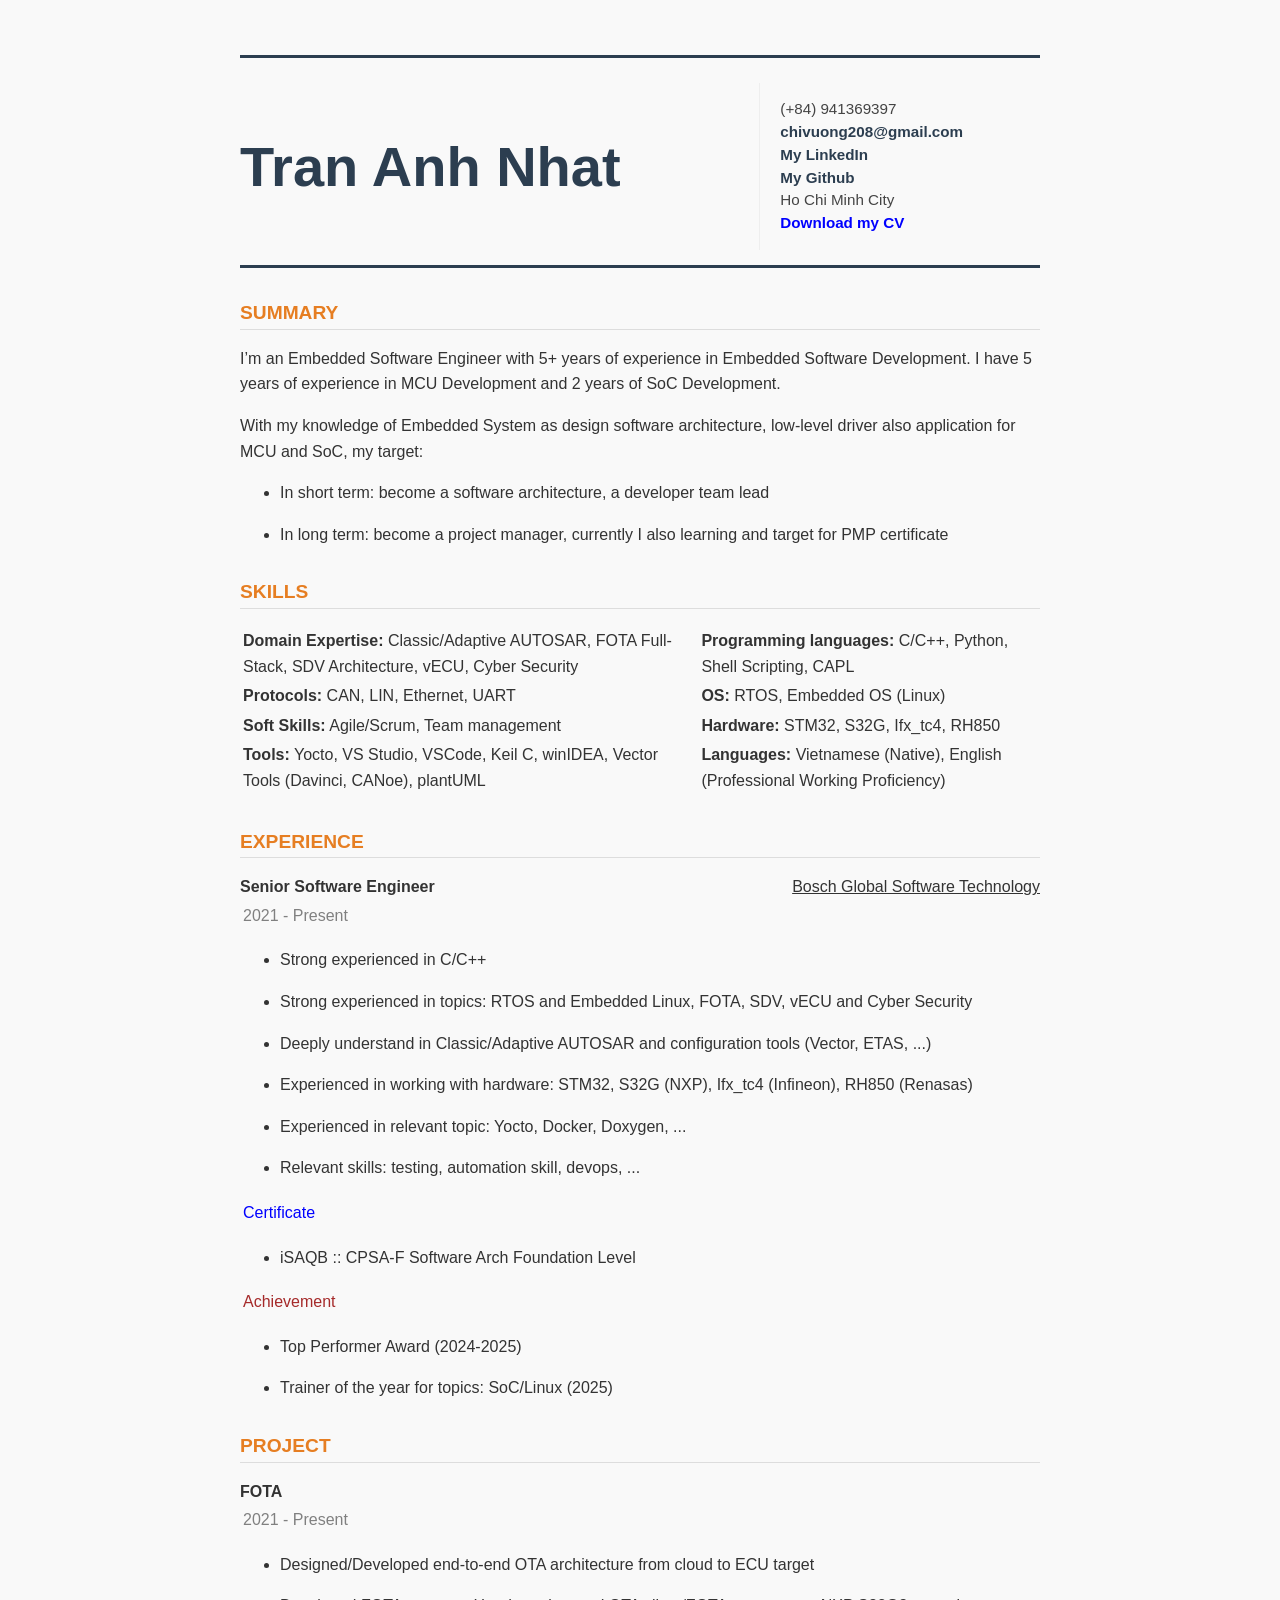
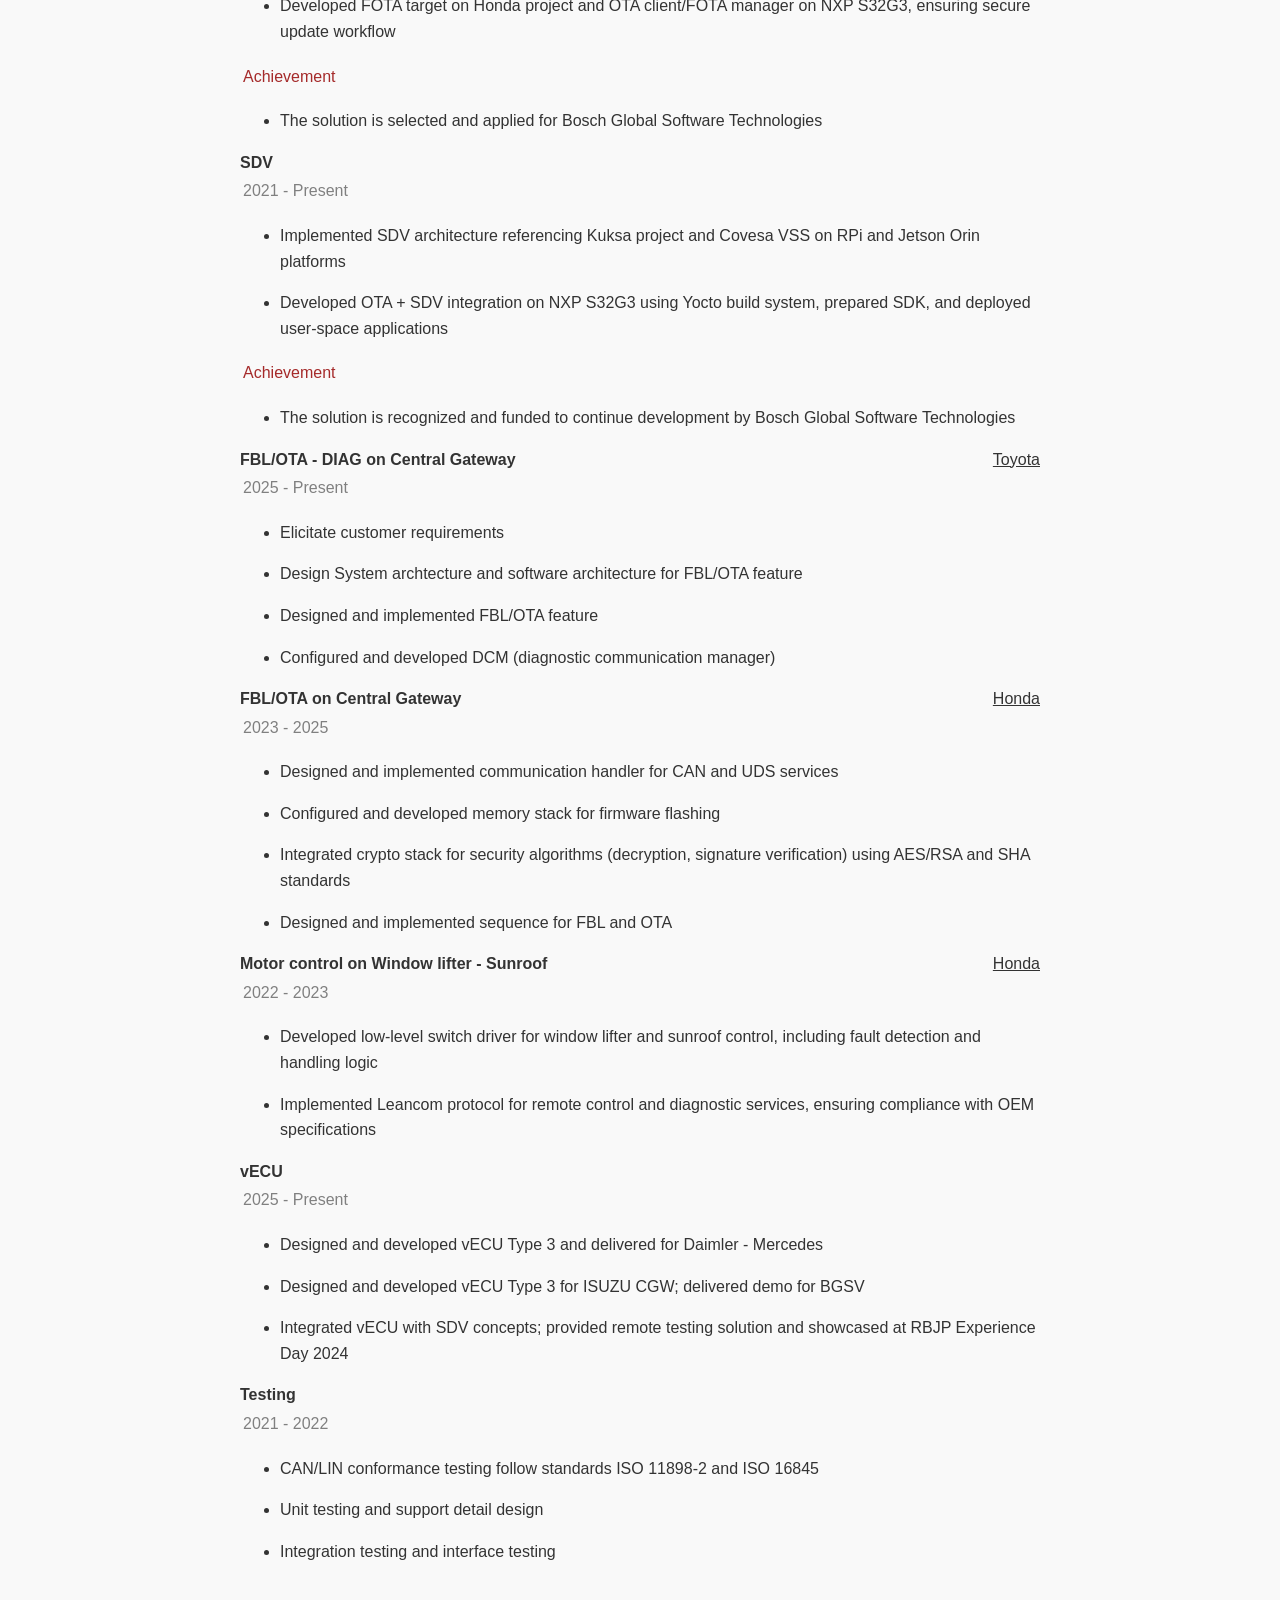
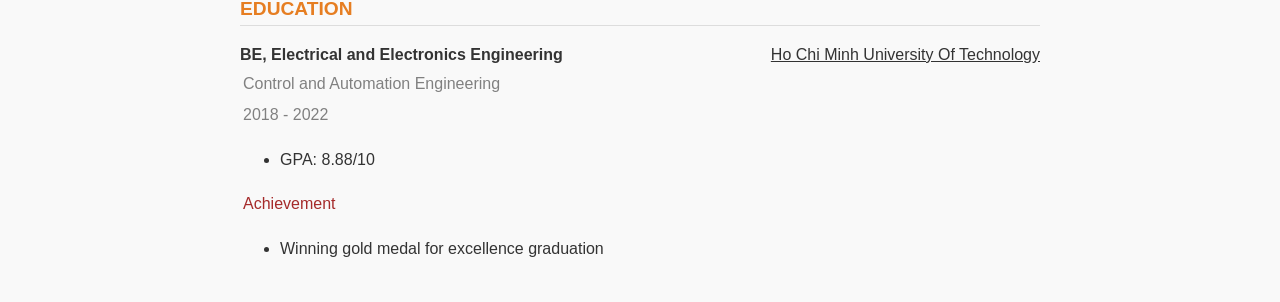
<file: docs/index.html>
<!DOCTYPE html>
<html xmlns="http://www.w3.org/1999/xhtml" lang xml:lang>
<head>
  <meta charset="utf-8" />
  <meta name="generator" content="pandoc" />
  <meta name="viewport" content="width=device-width, initial-scale=1.0, user-scalable=yes" />
  <title>Nhat_CV</title>
  <style>
    code{white-space: pre-wrap;}
    span.smallcaps{font-variant: small-caps;}
    span.underline{text-decoration: underline;}
    div.column{display: inline-block; vertical-align: top; width: 50%;}
    div.hanging-indent{margin-left: 1.5em; text-indent: -1.5em;}
    ul.task-list{list-style: none;}
    .display.math{display: block; text-align: center; margin: 0.5rem auto;}
  </style>
  <style type="text/css">body {
font-family: 'Segoe UI', Tahoma, Geneva, Verdana, sans-serif;
line-height: 1.6;
color: #333;
max-width: 800px;
margin: 40px auto;
padding: 0 20px;
background-color: #f9f9f9;
}

.header-container {
display: flex;
justify-content: space-between;
align-items: center; 
border-bottom: 3px solid #2c3e50; 
padding-bottom: 15px;
margin-bottom: 25px;
}
.header-left {
flex: 2; 
}

.header-left p,
.header-left .Huge {
margin: 0;
padding: 0;
font-size: 3.5rem; 
font-weight: 800; 
color: #2c3e50;
text-align: left;
line-height: 1; 
}
.header-right {
flex: 1;
text-align: left; font-size: 0.95rem;
line-height: 1.5;
color: #444;
border-left: 1px solid #eee; 
padding-left: 20px;
}
.header-right a {
text-decoration: none;
color: #2c3e50;
font-weight: bold; 
display: block;
}
h1 {
text-align: center;
color: #2c3e50;
border-bottom: 2px solid #2c3e50;
margin-bottom: 5px;
}
em {
display: block;
text-align: center;
margin-bottom: 30px;
font-style: normal;
color: #7f8c8d;
}

em a {
text-decoration: none;
color: #0077b5;
margin: 0 10px;
display: inline-flex;
align-items: center;
}
h2 {
color: #e67e22;
border-bottom: 1px solid #ddd;
text-transform: uppercase;
font-size: 1.2rem;
margin-top: 30px;
}

p:has(strong) {
display: flex;
justify-content: space-between;
margin-bottom: 0;
}
.experience-entry p:has(strong) {
display: block;
}

#skills + table {
width: 100%;
}

#experience ~ p {
margin-bottom: 0;
margin-top: 0;
}
#experience ~ p + ul {
margin-top: 0;
}
#experience ~ ul {
margin-top: 0;
margin-bottom: 0;
}
#experience ~ ul:last-of-type {
margin-bottom: 0;
}</style>
</head>
<body>
<div class="center">

</div>
<div class="header-container">

</div>
<div class="header-container">
<div class="header-left">
<p><span><strong>Tran Anh Nhat</strong></span></p>
</div>
<div class="header-right">
<p>(+84) 941369397<br />
<a href="mailto:chivuong208@gmail.com">chivuong208@gmail.com</a> <a href="https://www.linkedin.com/in/nhattrananh">My LinkedIn</a> <a href="https://github.com/Slytheril">My Github</a> Ho Chi Minh City <a href="https://github.com/Slytheril/Slytheril.github.io/releases/download/Release1.0/Nhat_CV.pdf"><span style="color: blue">Download my CV</span></a></p>
</div>
</div>
<h2 class="unnumbered" id="summary">Summary</h2>
<p>I’m an Embedded Software Engineer with 5+ years of experience in
Embedded Software Development. I have 5 years of experience in MCU
Development and 2 years of SoC Development.</p>
<p>With my knowledge of Embedded System as design software architecture,
low-level driver also application for MCU and SoC, my target:</p>
<ul>
<li><p>In short term: become a software architecture, a developer team
lead</p></li>
<li><p>In long term: become a project manager, currently I also learning
and target for PMP certificate</p></li>
</ul>
<h2 class="unnumbered" id="skills">Skills</h2>
<table>
<tbody>
<tr class="odd">
<td style="text-align: left;"><strong>Domain Expertise:</strong>
Classic/Adaptive AUTOSAR, FOTA Full-Stack, SDV Architecture, vECU, Cyber
Security</td>
<td style="text-align: left;"><strong>Programming languages:</strong>
C/C++, Python, Shell Scripting, CAPL</td>
</tr>
<tr class="even">
<td style="text-align: left;"><strong>Protocols:</strong> CAN, LIN,
Ethernet, UART</td>
<td style="text-align: left;"><strong>OS:</strong> RTOS, Embedded OS
(Linux)</td>
</tr>
<tr class="odd">
<td style="text-align: left;"><strong>Soft Skills:</strong> Agile/Scrum,
Team management</td>
<td style="text-align: left;"><strong>Hardware:</strong> STM32, S32G,
Ifx_tc4, RH850</td>
</tr>
<tr class="even">
<td style="text-align: left;"><strong>Tools:</strong> Yocto, VS Studio,
VSCode, Keil C, winIDEA, Vector Tools (Davinci, CANoe), plantUML</td>
<td style="text-align: left;"><strong>Languages:</strong> Vietnamese
(Native), English (Professional Working Proficiency)</td>
</tr>
</tbody>
</table>
<h2 class="unnumbered" id="experience">Experience</h2>
<p><strong>Senior Software Engineer</strong> <u>Bosch Global Software
Technology</u></p>
<table>
<tbody>
<tr class="odd">
<td style="text-align: left;"><span style="color: gray">2021 -
Present</span></td>
<td style="text-align: left;"></td>
</tr>
</tbody>
</table>
<ul>
<li><p>Strong experienced in C/C++</p></li>
<li><p>Strong experienced in topics: RTOS and Embedded Linux, FOTA, SDV,
vECU and Cyber Security</p></li>
<li><p>Deeply understand in Classic/Adaptive AUTOSAR and configuration
tools (Vector, ETAS, ...)</p></li>
<li><p>Experienced in working with hardware: STM32, S32G (NXP), Ifx_tc4
(Infineon), RH850 (Renasas)</p></li>
<li><p>Experienced in relevant topic: Yocto, Docker, Doxygen,
...</p></li>
<li><p>Relevant skills: testing, automation skill, devops, ...</p></li>
</ul>
<table>
<tbody>
<tr class="odd">
<td style="text-align: left;"><span style="color: blue">Certificate</span></td>
<td style="text-align: left;"></td>
</tr>
</tbody>
</table>
<ul>
<li><p>iSAQB :: CPSA-F Software Arch Foundation Level</p></li>
</ul>
<table>
<tbody>
<tr class="odd">
<td style="text-align: left;"><span style="color: brown">Achievement</span></td>
<td style="text-align: left;"></td>
</tr>
</tbody>
</table>
<ul>
<li><p>Top Performer Award (2024-2025)</p></li>
<li><p>Trainer of the year for topics: SoC/Linux (2025)</p></li>
</ul>
<h2 class="unnumbered" id="project">Project</h2>
<p><strong>FOTA</strong></p>
<table>
<tbody>
<tr class="odd">
<td style="text-align: left;"><span style="color: gray">2021 -
Present</span></td>
<td style="text-align: left;"></td>
</tr>
</tbody>
</table>
<ul>
<li><p>Designed/Developed end-to-end OTA architecture from cloud to ECU
target</p></li>
<li><p>Developed FOTA target on Honda project and OTA client/FOTA
manager on NXP S32G3, ensuring secure update workflow</p></li>
</ul>
<table>
<tbody>
<tr class="odd">
<td style="text-align: left;"><span style="color: brown">Achievement</span></td>
<td style="text-align: left;"></td>
</tr>
</tbody>
</table>
<ul>
<li><p>The solution is selected and applied for Bosch Global Software
Technologies</p></li>
</ul>
<p><strong>SDV</strong></p>
<table>
<tbody>
<tr class="odd">
<td style="text-align: left;"><span style="color: gray">2021 -
Present</span></td>
<td style="text-align: left;"></td>
</tr>
</tbody>
</table>
<ul>
<li><p>Implemented SDV architecture referencing Kuksa project and Covesa
VSS on RPi and Jetson Orin platforms</p></li>
<li><p>Developed OTA + SDV integration on NXP S32G3 using Yocto build
system, prepared SDK, and deployed user-space applications</p></li>
</ul>
<table>
<tbody>
<tr class="odd">
<td style="text-align: left;"><span style="color: brown">Achievement</span></td>
<td style="text-align: left;"></td>
</tr>
</tbody>
</table>
<ul>
<li><p>The solution is recognized and funded to continue development by
Bosch Global Software Technologies</p></li>
</ul>
<p><strong>FBL/OTA - DIAG on Central Gateway</strong> <u>Toyota</u></p>
<table>
<tbody>
<tr class="odd">
<td style="text-align: left;"><span style="color: gray">2025 -
Present</span></td>
<td style="text-align: left;"></td>
</tr>
</tbody>
</table>
<ul>
<li><p>Elicitate customer requirements</p></li>
<li><p>Design System archtecture and software architecture for FBL/OTA
feature</p></li>
<li><p>Designed and implemented FBL/OTA feature</p></li>
<li><p>Configured and developed DCM (diagnostic communication
manager)</p></li>
</ul>
<p><strong>FBL/OTA on Central Gateway</strong> <u>Honda</u></p>
<table>
<tbody>
<tr class="odd">
<td style="text-align: left;"><span style="color: gray">2023 -
2025</span></td>
<td style="text-align: left;"></td>
</tr>
</tbody>
</table>
<ul>
<li><p>Designed and implemented communication handler for CAN and UDS
services</p></li>
<li><p>Configured and developed memory stack for firmware
flashing</p></li>
<li><p>Integrated crypto stack for security algorithms (decryption,
signature verification) using AES/RSA and SHA standards</p></li>
<li><p>Designed and implemented sequence for FBL and OTA</p></li>
</ul>
<p><strong>Motor control on Window lifter - Sunroof</strong>
<u>Honda</u></p>
<table>
<tbody>
<tr class="odd">
<td style="text-align: left;"><span style="color: gray">2022 -
2023</span></td>
<td style="text-align: left;"></td>
</tr>
</tbody>
</table>
<ul>
<li><p>Developed low-level switch driver for window lifter and sunroof
control, including fault detection and handling logic</p></li>
<li><p>Implemented Leancom protocol for remote control and diagnostic
services, ensuring compliance with OEM specifications</p></li>
</ul>
<p><strong>vECU</strong></p>
<table>
<tbody>
<tr class="odd">
<td style="text-align: left;"><span style="color: gray">2025 -
Present</span></td>
<td style="text-align: left;"></td>
</tr>
</tbody>
</table>
<ul>
<li><p>Designed and developed vECU Type 3 and delivered for Daimler -
Mercedes</p></li>
<li><p>Designed and developed vECU Type 3 for ISUZU CGW; delivered demo
for BGSV</p></li>
<li><p>Integrated vECU with SDV concepts; provided remote testing
solution and showcased at RBJP Experience Day 2024</p></li>
</ul>
<p><strong>Testing</strong></p>
<table>
<tbody>
<tr class="odd">
<td style="text-align: left;"><span style="color: gray">2021 -
2022</span></td>
<td style="text-align: left;"></td>
</tr>
</tbody>
</table>
<ul>
<li><p>CAN/LIN conformance testing follow standards ISO 11898-2 and ISO
16845</p></li>
<li><p>Unit testing and support detail design</p></li>
<li><p>Integration testing and interface testing</p></li>
</ul>
<h2 class="unnumbered" id="education">Education</h2>
<p><strong>BE, Electrical and Electronics Engineering</strong> <u>Ho Chi
Minh University Of Technology</u></p>
<table>
<tbody>
<tr class="odd">
<td style="text-align: left;"><span style="color: gray">Control and
Automation Engineering</span></td>
<td style="text-align: left;"></td>
</tr>
</tbody>
</table>
<table>
<tbody>
<tr class="odd">
<td style="text-align: left;"><span style="color: gray">2018 -
2022</span></td>
<td style="text-align: left;"></td>
</tr>
</tbody>
</table>
<ul>
<li><p>GPA: 8.88/10</p></li>
</ul>
<table>
<tbody>
<tr class="odd">
<td style="text-align: left;"><span style="color: brown">Achievement</span></td>
<td style="text-align: left;"></td>
</tr>
</tbody>
</table>
<ul>
<li><p>Winning gold medal for excellence graduation</p></li>
</ul>
</body>
</html>
</file>
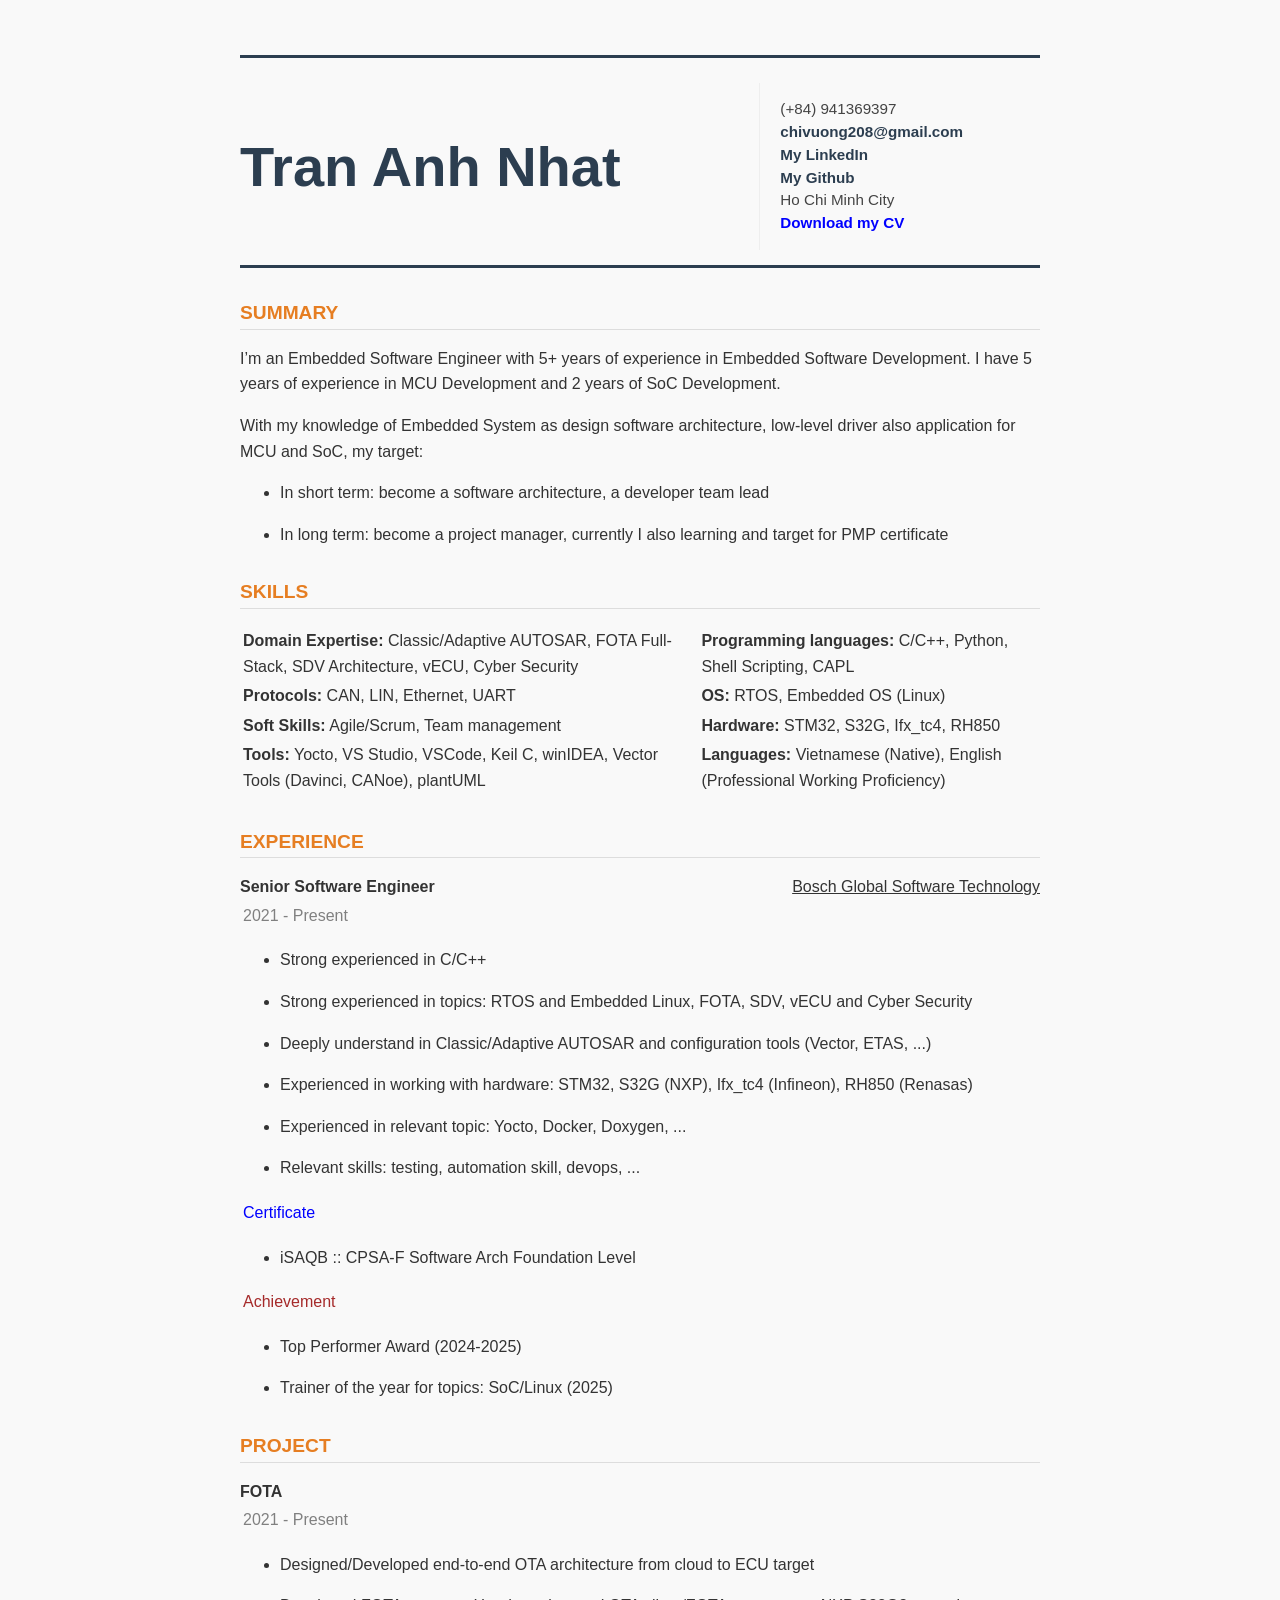
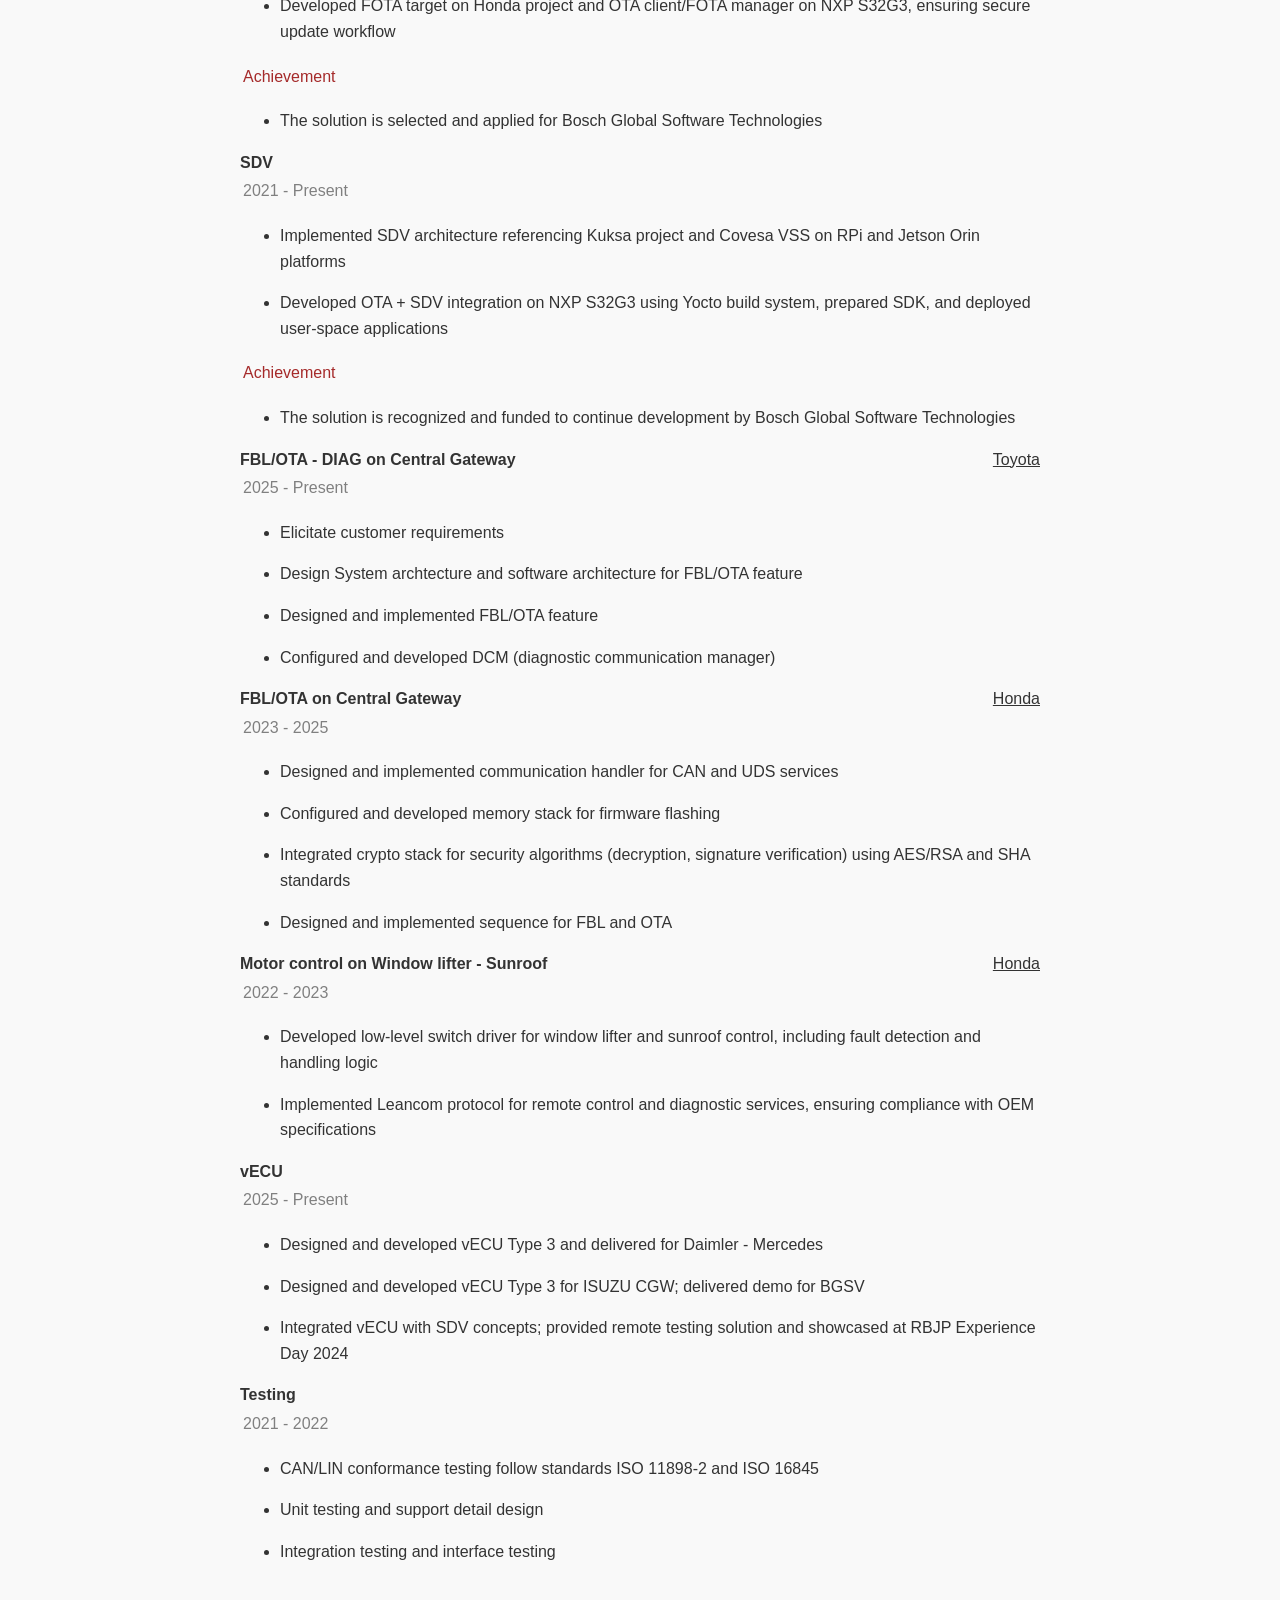
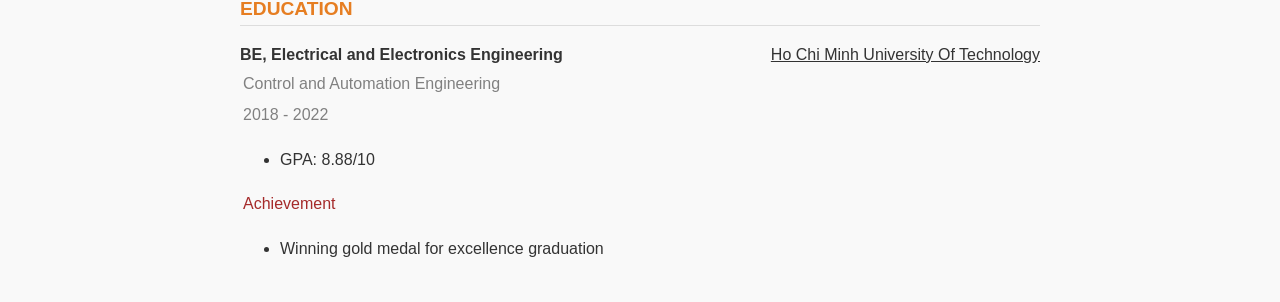
<file: Nhat_CV.html>
<!DOCTYPE html>
<html xmlns="http://www.w3.org/1999/xhtml" lang xml:lang>
<head>
  <meta charset="utf-8" />
  <meta name="generator" content="pandoc" />
  <meta name="viewport" content="width=device-width, initial-scale=1.0, user-scalable=yes" />
  <title>Nhat_CV</title>
  <style>
    code{white-space: pre-wrap;}
    span.smallcaps{font-variant: small-caps;}
    span.underline{text-decoration: underline;}
    div.column{display: inline-block; vertical-align: top; width: 50%;}
    div.hanging-indent{margin-left: 1.5em; text-indent: -1.5em;}
    ul.task-list{list-style: none;}
    .display.math{display: block; text-align: center; margin: 0.5rem auto;}
  </style>
  <style type="text/css">body {
font-family: 'Segoe UI', Tahoma, Geneva, Verdana, sans-serif;
line-height: 1.6;
color: #333;
max-width: 800px;
margin: 40px auto;
padding: 0 20px;
background-color: #f9f9f9;
}

.header-container {
display: flex;
justify-content: space-between;
align-items: center; 
border-bottom: 3px solid #2c3e50; 
padding-bottom: 15px;
margin-bottom: 25px;
}
.header-left {
flex: 2; 
}

.header-left p,
.header-left .Huge {
margin: 0;
padding: 0;
font-size: 3.5rem; 
font-weight: 800; 
color: #2c3e50;
text-align: left;
line-height: 1; 
}
.header-right {
flex: 1;
text-align: left; font-size: 0.95rem;
line-height: 1.5;
color: #444;
border-left: 1px solid #eee; 
padding-left: 20px;
}
.header-right a {
text-decoration: none;
color: #2c3e50;
font-weight: bold; 
display: block;
}
h1 {
text-align: center;
color: #2c3e50;
border-bottom: 2px solid #2c3e50;
margin-bottom: 5px;
}
em {
display: block;
text-align: center;
margin-bottom: 30px;
font-style: normal;
color: #7f8c8d;
}

em a {
text-decoration: none;
color: #0077b5;
margin: 0 10px;
display: inline-flex;
align-items: center;
}
h2 {
color: #e67e22;
border-bottom: 1px solid #ddd;
text-transform: uppercase;
font-size: 1.2rem;
margin-top: 30px;
}

p:has(strong) {
display: flex;
justify-content: space-between;
margin-bottom: 0;
}
.experience-entry p:has(strong) {
display: block;
}

#skills + table {
width: 100%;
}

#experience ~ p {
margin-bottom: 0;
margin-top: 0;
}
#experience ~ p + ul {
margin-top: 0;
}
#experience ~ ul {
margin-top: 0;
margin-bottom: 0;
}
#experience ~ ul:last-of-type {
margin-bottom: 0;
}</style>
</head>
<body>
<div class="center">

</div>
<div class="header-container">

</div>
<div class="header-container">
<div class="header-left">
<p><span><strong>Tran Anh Nhat</strong></span></p>
</div>
<div class="header-right">
<p>(+84) 941369397<br />
<a href="mailto:chivuong208@gmail.com">chivuong208@gmail.com</a> <a href="https://www.linkedin.com/in/nhattrananh">My LinkedIn</a> <a href="https://github.com/Slytheril">My Github</a> Ho Chi Minh City <a href="https://www.linkedin.com/in/nhattrananh"><span style="color: blue">Download my CV</span></a></p>
</div>
</div>
<h2 class="unnumbered" id="summary">Summary</h2>
<p>I’m an Embedded Software Engineer with 5+ years of experience in
Embedded Software Development. I have 5 years of experience in MCU
Development and 2 years of SoC Development.</p>
<p>With my knowledge of Embedded System as design software architecture,
low-level driver also application for MCU and SoC, my target:</p>
<ul>
<li><p>In short term: become a software architecture, a developer team
lead</p></li>
<li><p>In long term: become a project manager, currently I also learning
and target for PMP certificate</p></li>
</ul>
<h2 class="unnumbered" id="skills">Skills</h2>
<table>
<tbody>
<tr class="odd">
<td style="text-align: left;"><strong>Domain Expertise:</strong>
Classic/Adaptive AUTOSAR, FOTA Full-Stack, SDV Architecture, vECU, Cyber
Security</td>
<td style="text-align: left;"><strong>Programming languages:</strong>
C/C++, Python, Shell Scripting, CAPL</td>
</tr>
<tr class="even">
<td style="text-align: left;"><strong>Protocols:</strong> CAN, LIN,
Ethernet, UART</td>
<td style="text-align: left;"><strong>OS:</strong> RTOS, Embedded OS
(Linux)</td>
</tr>
<tr class="odd">
<td style="text-align: left;"><strong>Soft Skills:</strong> Agile/Scrum,
Team management</td>
<td style="text-align: left;"><strong>Hardware:</strong> STM32, S32G,
Ifx_tc4, RH850</td>
</tr>
<tr class="even">
<td style="text-align: left;"><strong>Tools:</strong> Yocto, VS Studio,
VSCode, Keil C, winIDEA, Vector Tools (Davinci, CANoe), plantUML</td>
<td style="text-align: left;"><strong>Languages:</strong> Vietnamese
(Native), English (Professional Working Proficiency)</td>
</tr>
</tbody>
</table>
<h2 class="unnumbered" id="experience">Experience</h2>
<p><strong>Senior Software Engineer</strong> <u>Bosch Global Software
Technology</u></p>
<table>
<tbody>
<tr class="odd">
<td style="text-align: left;"><span style="color: gray">2021 -
Present</span></td>
<td style="text-align: left;"></td>
</tr>
</tbody>
</table>
<ul>
<li><p>Strong experienced in C/C++</p></li>
<li><p>Strong experienced in topics: RTOS and Embedded Linux, FOTA, SDV,
vECU and Cyber Security</p></li>
<li><p>Deeply understand in Classic/Adaptive AUTOSAR and configuration
tools (Vector, ETAS, ...)</p></li>
<li><p>Experienced in working with hardware: STM32, S32G (NXP), Ifx_tc4
(Infineon), RH850 (Renasas)</p></li>
<li><p>Experienced in relevant topic: Yocto, Docker, Doxygen,
...</p></li>
<li><p>Relevant skills: testing, automation skill, devops, ...</p></li>
</ul>
<table>
<tbody>
<tr class="odd">
<td style="text-align: left;"><span style="color: blue">Certificate</span></td>
<td style="text-align: left;"></td>
</tr>
</tbody>
</table>
<ul>
<li><p>iSAQB :: CPSA-F Software Arch Foundation Level</p></li>
</ul>
<table>
<tbody>
<tr class="odd">
<td style="text-align: left;"><span style="color: brown">Achievement</span></td>
<td style="text-align: left;"></td>
</tr>
</tbody>
</table>
<ul>
<li><p>Top Performer Award (2024-2025)</p></li>
<li><p>Trainer of the year for topics: SoC/Linux (2025)</p></li>
</ul>
<h2 class="unnumbered" id="project">Project</h2>
<p><strong>FOTA</strong></p>
<table>
<tbody>
<tr class="odd">
<td style="text-align: left;"><span style="color: gray">2021 -
Present</span></td>
<td style="text-align: left;"></td>
</tr>
</tbody>
</table>
<ul>
<li><p>Designed/Developed end-to-end OTA architecture from cloud to ECU
target</p></li>
<li><p>Developed FOTA target on Honda project and OTA client/FOTA
manager on NXP S32G3, ensuring secure update workflow</p></li>
</ul>
<table>
<tbody>
<tr class="odd">
<td style="text-align: left;"><span style="color: brown">Achievement</span></td>
<td style="text-align: left;"></td>
</tr>
</tbody>
</table>
<ul>
<li><p>The solution is selected and applied for Bosch Global Software
Technologies</p></li>
</ul>
<p><strong>SDV</strong></p>
<table>
<tbody>
<tr class="odd">
<td style="text-align: left;"><span style="color: gray">2021 -
Present</span></td>
<td style="text-align: left;"></td>
</tr>
</tbody>
</table>
<ul>
<li><p>Implemented SDV architecture referencing Kuksa project and Covesa
VSS on RPi and Jetson Orin platforms</p></li>
<li><p>Developed OTA + SDV integration on NXP S32G3 using Yocto build
system, prepared SDK, and deployed user-space applications</p></li>
</ul>
<table>
<tbody>
<tr class="odd">
<td style="text-align: left;"><span style="color: brown">Achievement</span></td>
<td style="text-align: left;"></td>
</tr>
</tbody>
</table>
<ul>
<li><p>The solution is recognized and funded to continue development by
Bosch Global Software Technologies</p></li>
</ul>
<p><strong>FBL/OTA - DIAG on Central Gateway</strong> <u>Toyota</u></p>
<table>
<tbody>
<tr class="odd">
<td style="text-align: left;"><span style="color: gray">2025 -
Present</span></td>
<td style="text-align: left;"></td>
</tr>
</tbody>
</table>
<ul>
<li><p>Elicitate customer requirements</p></li>
<li><p>Design System archtecture and software architecture for FBL/OTA
feature</p></li>
<li><p>Designed and implemented FBL/OTA feature</p></li>
<li><p>Configured and developed DCM (diagnostic communication
manager)</p></li>
</ul>
<p><strong>FBL/OTA on Central Gateway</strong> <u>Honda</u></p>
<table>
<tbody>
<tr class="odd">
<td style="text-align: left;"><span style="color: gray">2023 -
2025</span></td>
<td style="text-align: left;"></td>
</tr>
</tbody>
</table>
<ul>
<li><p>Designed and implemented communication handler for CAN and UDS
services</p></li>
<li><p>Configured and developed memory stack for firmware
flashing</p></li>
<li><p>Integrated crypto stack for security algorithms (decryption,
signature verification) using AES/RSA and SHA standards</p></li>
<li><p>Designed and implemented sequence for FBL and OTA</p></li>
</ul>
<p><strong>Motor control on Window lifter - Sunroof</strong>
<u>Honda</u></p>
<table>
<tbody>
<tr class="odd">
<td style="text-align: left;"><span style="color: gray">2022 -
2023</span></td>
<td style="text-align: left;"></td>
</tr>
</tbody>
</table>
<ul>
<li><p>Developed low-level switch driver for window lifter and sunroof
control, including fault detection and handling logic</p></li>
<li><p>Implemented Leancom protocol for remote control and diagnostic
services, ensuring compliance with OEM specifications</p></li>
</ul>
<p><strong>vECU</strong></p>
<table>
<tbody>
<tr class="odd">
<td style="text-align: left;"><span style="color: gray">2025 -
Present</span></td>
<td style="text-align: left;"></td>
</tr>
</tbody>
</table>
<ul>
<li><p>Designed and developed vECU Type 3 and delivered for Daimler -
Mercedes</p></li>
<li><p>Designed and developed vECU Type 3 for ISUZU CGW; delivered demo
for BGSV</p></li>
<li><p>Integrated vECU with SDV concepts; provided remote testing
solution and showcased at RBJP Experience Day 2024</p></li>
</ul>
<p><strong>Testing</strong></p>
<table>
<tbody>
<tr class="odd">
<td style="text-align: left;"><span style="color: gray">2021 -
2022</span></td>
<td style="text-align: left;"></td>
</tr>
</tbody>
</table>
<ul>
<li><p>CAN/LIN conformance testing follow standards ISO 11898-2 and ISO
16845</p></li>
<li><p>Unit testing and support detail design</p></li>
<li><p>Integration testing and interface testing</p></li>
</ul>
<h2 class="unnumbered" id="education">Education</h2>
<p><strong>BE, Electrical and Electronics Engineering</strong> <u>Ho Chi
Minh University Of Technology</u></p>
<table>
<tbody>
<tr class="odd">
<td style="text-align: left;"><span style="color: gray">Control and
Automation Engineering</span></td>
<td style="text-align: left;"></td>
</tr>
</tbody>
</table>
<table>
<tbody>
<tr class="odd">
<td style="text-align: left;"><span style="color: gray">2018 -
2022</span></td>
<td style="text-align: left;"></td>
</tr>
</tbody>
</table>
<ul>
<li><p>GPA: 8.88/10</p></li>
</ul>
<table>
<tbody>
<tr class="odd">
<td style="text-align: left;"><span style="color: brown">Achievement</span></td>
<td style="text-align: left;"></td>
</tr>
</tbody>
</table>
<ul>
<li><p>Winning gold medal for excellence graduation</p></li>
</ul>
</body>
</html>
</file>
